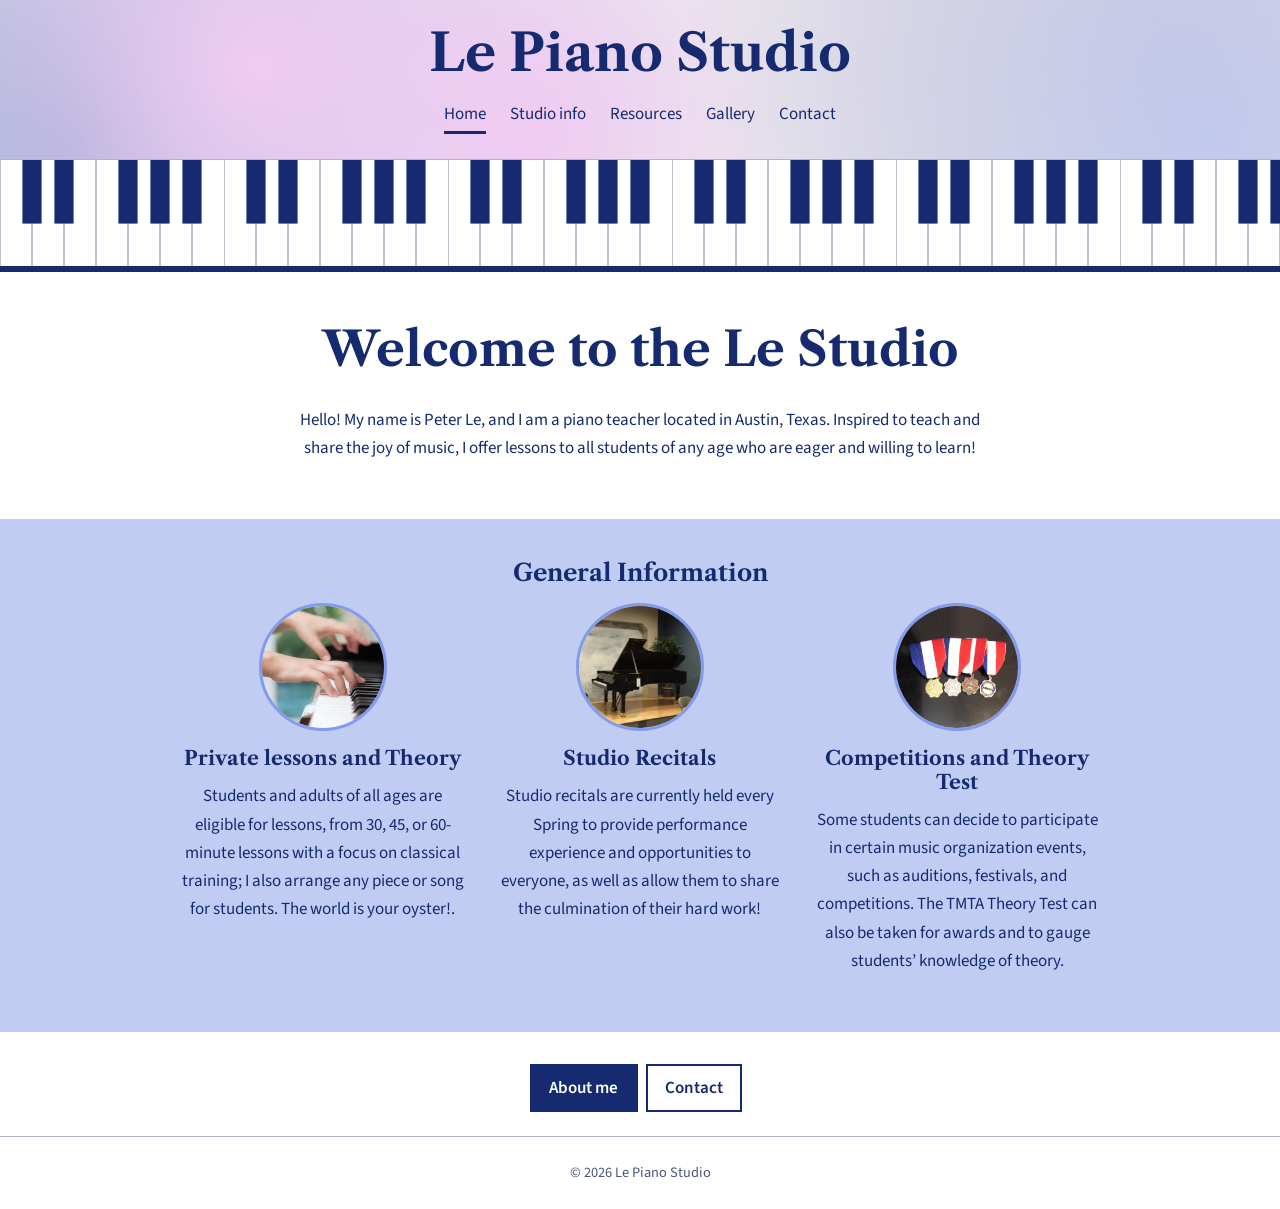
<file: index.html>
<!doctype html>
<html lang="en">
<head>
<meta charset="utf-8">
<meta name="viewport" content="width=device-width,initial-scale=1">
<title>Home | Le Piano Studio</title>
<link rel="preconnect" href="https://fonts.googleapis.com">
<link rel="preconnect" href="https://fonts.gstatic.com" crossorigin>
<link href="https://fonts.googleapis.com/css2?family=Libre+Caslon+Text:wght@400;700&family=Source+Sans+3:wght@400;600&display=swap" rel="stylesheet">
<link rel="stylesheet" href="css/styles.css">
</head>
<body>
<div id="site-header"></div>
<div class="keys" aria-hidden="true"></div>
<main>
<section class="hero"><div class="wrap">
<!-- EDIT: change the text between the tags below -->
<h1>Welcome to the Le Studio</h1>
<p>Hello! My name is Peter Le, and I am a piano teacher located in Austin, Texas. Inspired to teach and share the joy of music, I offer lessons to all students of any age who are eager and willing to learn!</p>
</div></section>

<section class="info"><div class="wrap wide">
<h2>General Information</h2>
<div class="info-grid">
<!-- EDIT: to change a circle picture, upload a new square-ish photo to the assets folder and change the file name in its img line. -->
<div>
<div class="circle"><img src="assets/lessons.jpg" alt="Hands playing a piano"></div>
<h3>Private lessons and Theory</h3>
<p>Students and adults of all ages are eligible for lessons, from 30, 45, or 60-minute lessons with a focus on classical training; I also arrange any piece or song for students. The world is your oyster!.</p>
</div>
<div>
<div class="circle"><img src="assets/recitals.jpg" alt="Grand piano on a recital stage"></div>
<h3>Studio Recitals</h3>
<p>Studio recitals are currently held every Spring to provide performance experience and opportunities to everyone, as well as allow them to share the culmination of their hard work!</p>
</div>
<div>
<div class="circle"><img src="assets/competitions.jpg" alt="Award medals on ribbons"></div>
<h3>Competitions and Theory Test</h3>
<p>Some students can decide to participate in certain music organization events, such as auditions, festivals, and competitions. The TMTA Theory Test can also be taken for awards and to gauge students’ knowledge of theory.</p>
</div>
</div>
</div></section>

<section class="cta"><div class="wrap">
<a class="btn" href="biography.html">About me</a><a class="btn alt" href="contact.html">Contact</a>
</div></section>
</main>
<div id="site-footer"></div>
<script src="js/site.js"></script>
</body>
</html>
</file>
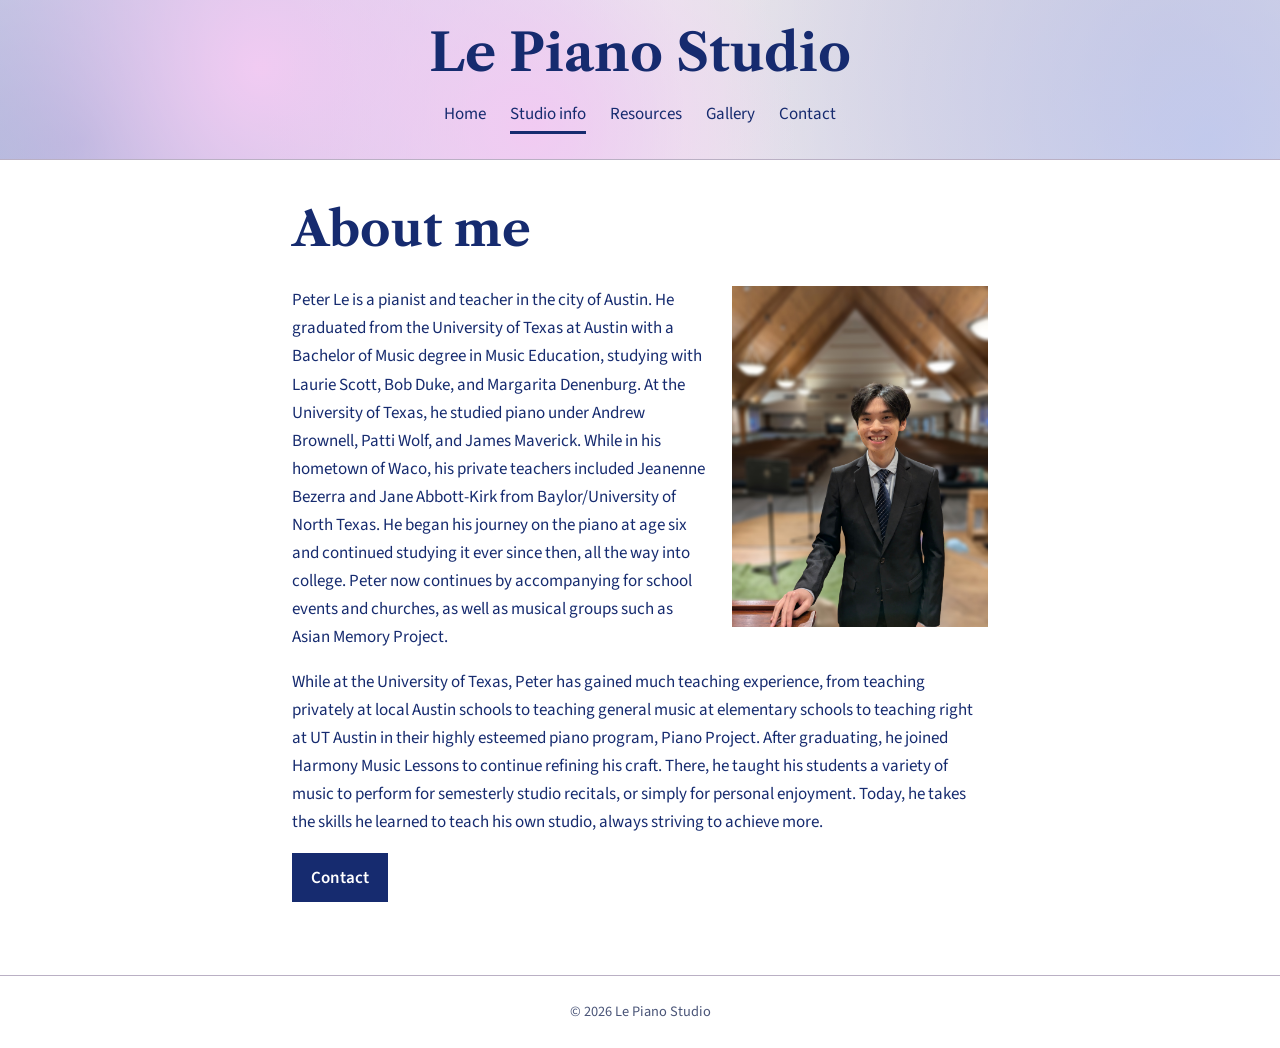
<file: biography.html>
<!doctype html>
<html lang="en">
<head>
<meta charset="utf-8">
<meta name="viewport" content="width=device-width,initial-scale=1">
<title>Biography | Le Piano Studio</title>
<link rel="preconnect" href="https://fonts.googleapis.com">
<link rel="preconnect" href="https://fonts.gstatic.com" crossorigin>
<link href="https://fonts.googleapis.com/css2?family=Libre+Caslon+Text:wght@400;700&family=Source+Sans+3:wght@400;600&display=swap" rel="stylesheet">
<link rel="stylesheet" href="css/styles.css">
</head>
<body>
<div id="site-header"></div>
<main><div class="wrap">
<!-- EDIT: change the words between the tags. A new paragraph needs its own <p> ... </p> -->
<h1>About me</h1>
<img class="portrait" src="assets/PXL_20260418_220444146%281%29.jpg" alt="Peter Le at the piano">
<p>Peter Le is a pianist and teacher in the city of Austin. He graduated from the University of Texas at Austin with a Bachelor of Music degree in Music Education, studying with Laurie Scott, Bob Duke, and Margarita Denenburg. At the University of Texas, he studied piano under Andrew Brownell, Patti Wolf, and James Maverick. While in his hometown of Waco, his private teachers included Jeanenne Bezerra and Jane Abbott-Kirk from Baylor/University of North Texas. He began his journey on the piano at age six and continued studying it ever since then, all the way into college. Peter now continues by accompanying for school events and churches, as well as musical groups such as Asian Memory Project.</p>
<p>While at the University of Texas, Peter has gained much teaching experience, from teaching privately at local Austin schools to teaching general music at elementary schools to teaching right at UT Austin in their highly esteemed piano program, Piano Project. After graduating, he joined Harmony Music Lessons to continue refining his craft. There, he taught his students a variety of music to perform for semesterly studio recitals, or simply for personal enjoyment. Today, he takes the skills he learned to teach his own studio, always striving to achieve more.</p>
<p><a class="btn" href="contact.html">Contact</a></p>
</div></main>
<div id="site-footer"></div>
<script src="js/site.js"></script>
</body>
</html>
</file>
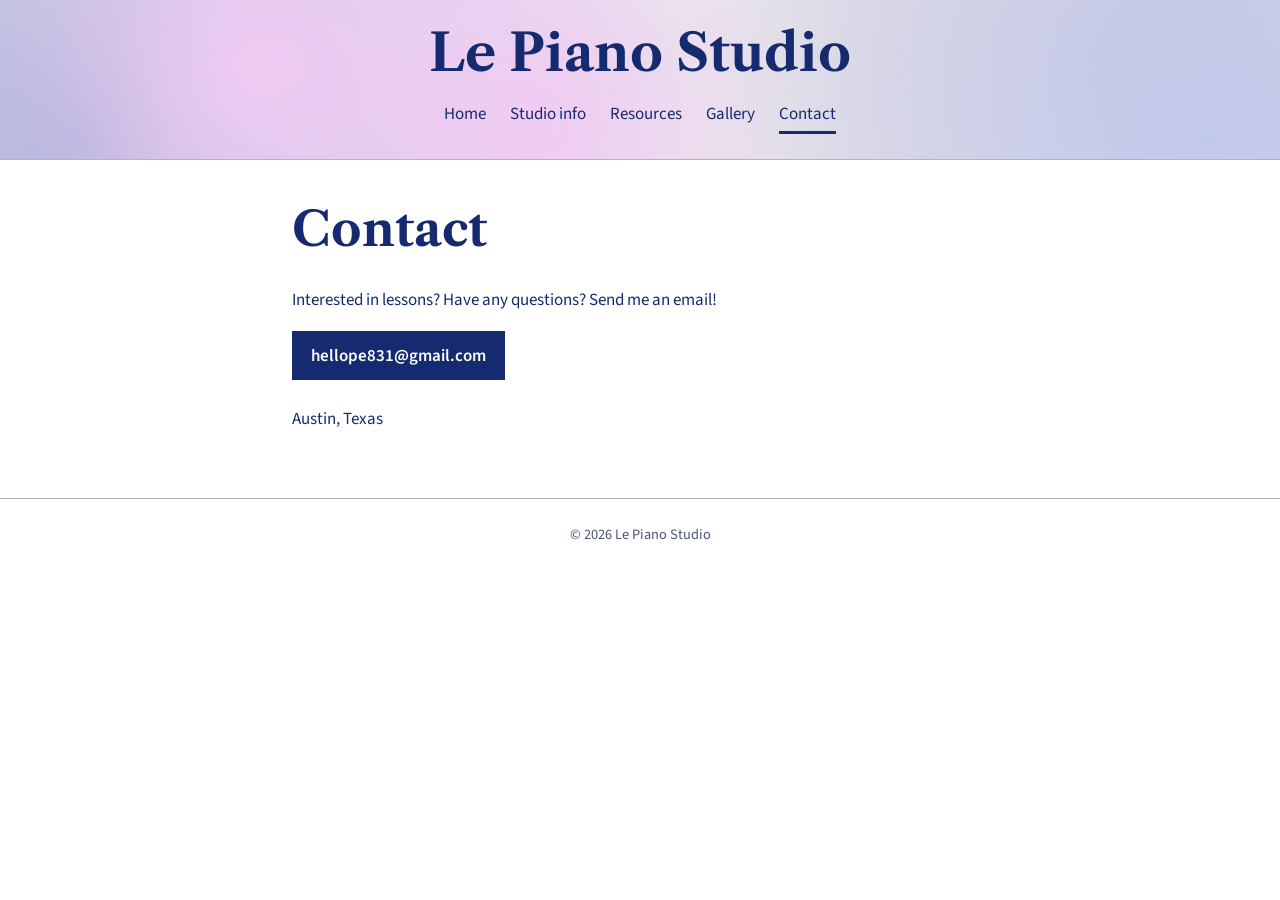
<file: contact.html>
<!doctype html>
<html lang="en">
<head>
<meta charset="utf-8">
<meta name="viewport" content="width=device-width,initial-scale=1">
<title>Contact | Le Piano Studio</title>
<link rel="preconnect" href="https://fonts.googleapis.com">
<link rel="preconnect" href="https://fonts.gstatic.com" crossorigin>
<link href="https://fonts.googleapis.com/css2?family=Libre+Caslon+Text:wght@400;700&family=Source+Sans+3:wght@400;600&display=swap" rel="stylesheet">
<link rel="stylesheet" href="css/styles.css">
</head>
<body>
<div id="site-header"></div>
<main><div class="wrap">
<h1>Contact</h1>
<p>Interested in lessons? Have any questions? Send me an email!</p>
<!-- EDIT: replace your-email@example.com in both places -->
<p><a class="btn" href="mailto:hellope831@gmail.com">hellope831@gmail.com</a></p>
<p>Austin, Texas</p>
</div></main>
<div id="site-footer"></div>
<script src="js/site.js"></script>
</body>
</html>
</file>
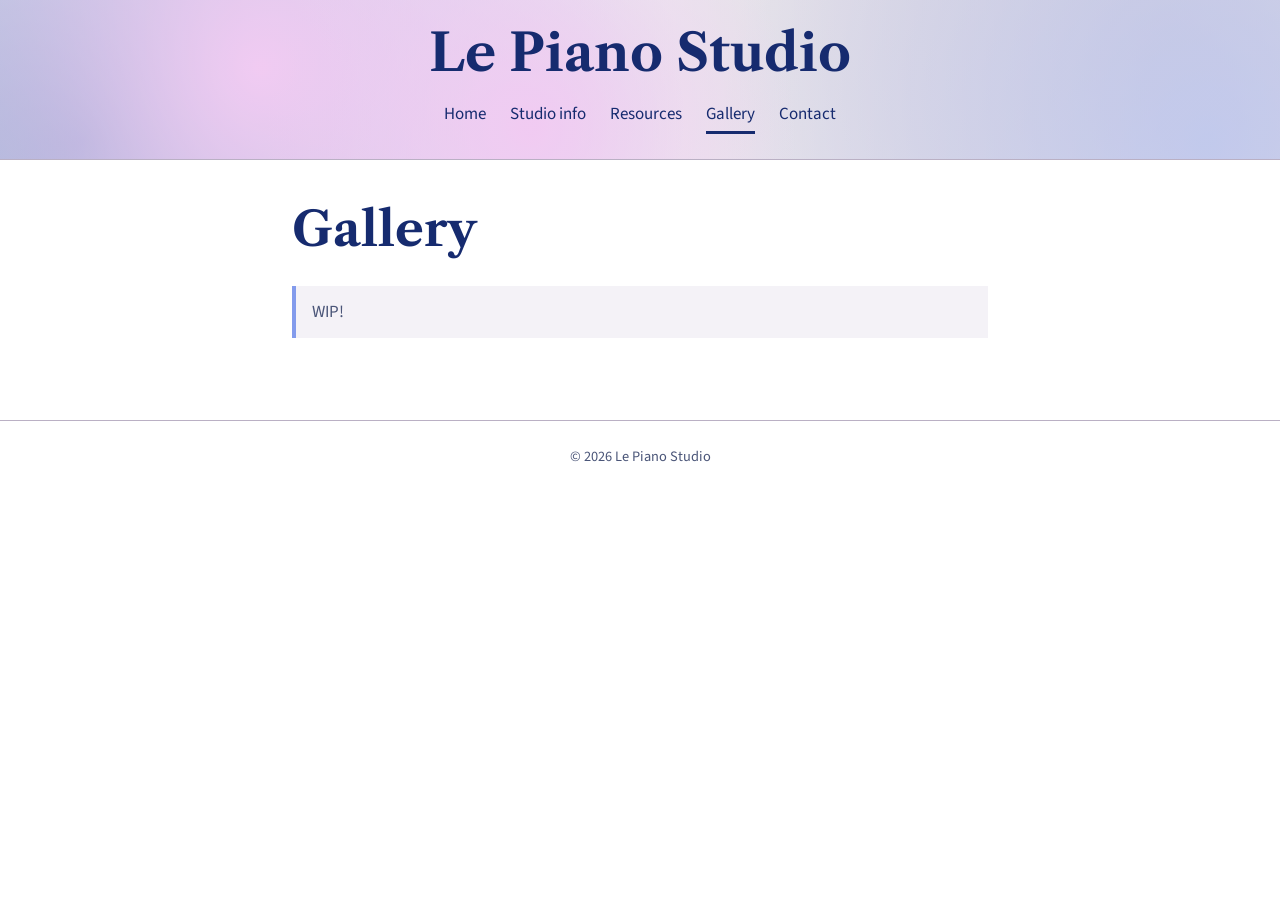
<file: gallery.html>
<!doctype html>
<html lang="en">
<head>
<meta charset="utf-8">
<meta name="viewport" content="width=device-width,initial-scale=1">
<title>Gallery | Le Piano Studio</title>
<link rel="preconnect" href="https://fonts.googleapis.com">
<link rel="preconnect" href="https://fonts.gstatic.com" crossorigin>
<link href="https://fonts.googleapis.com/css2?family=Libre+Caslon+Text:wght@400;700&family=Source+Sans+3:wght@400;600&display=swap" rel="stylesheet">
<link rel="stylesheet" href="css/styles.css">
</head>
<body>
<div id="site-header"></div>
<main><div class="wrap">
<h1>Gallery</h1>
<p class="todo">WIP!</p>
<ul class="grid">
  <!-- To add a photo: upload it to the assets folder in your repo, then copy one whole li line below and change the file name and the description (alt text). -->
<!-- <li><img src="assets/photo1.jpg" alt="Describe the photo"></li> -->
<!-- <li><img src="assets/photo2.jpg" alt="Describe the photo"></li> -->
</ul>
</div></main>
<div id="site-footer"></div>
<script src="js/site.js"></script>
</body>
</html>
</file>
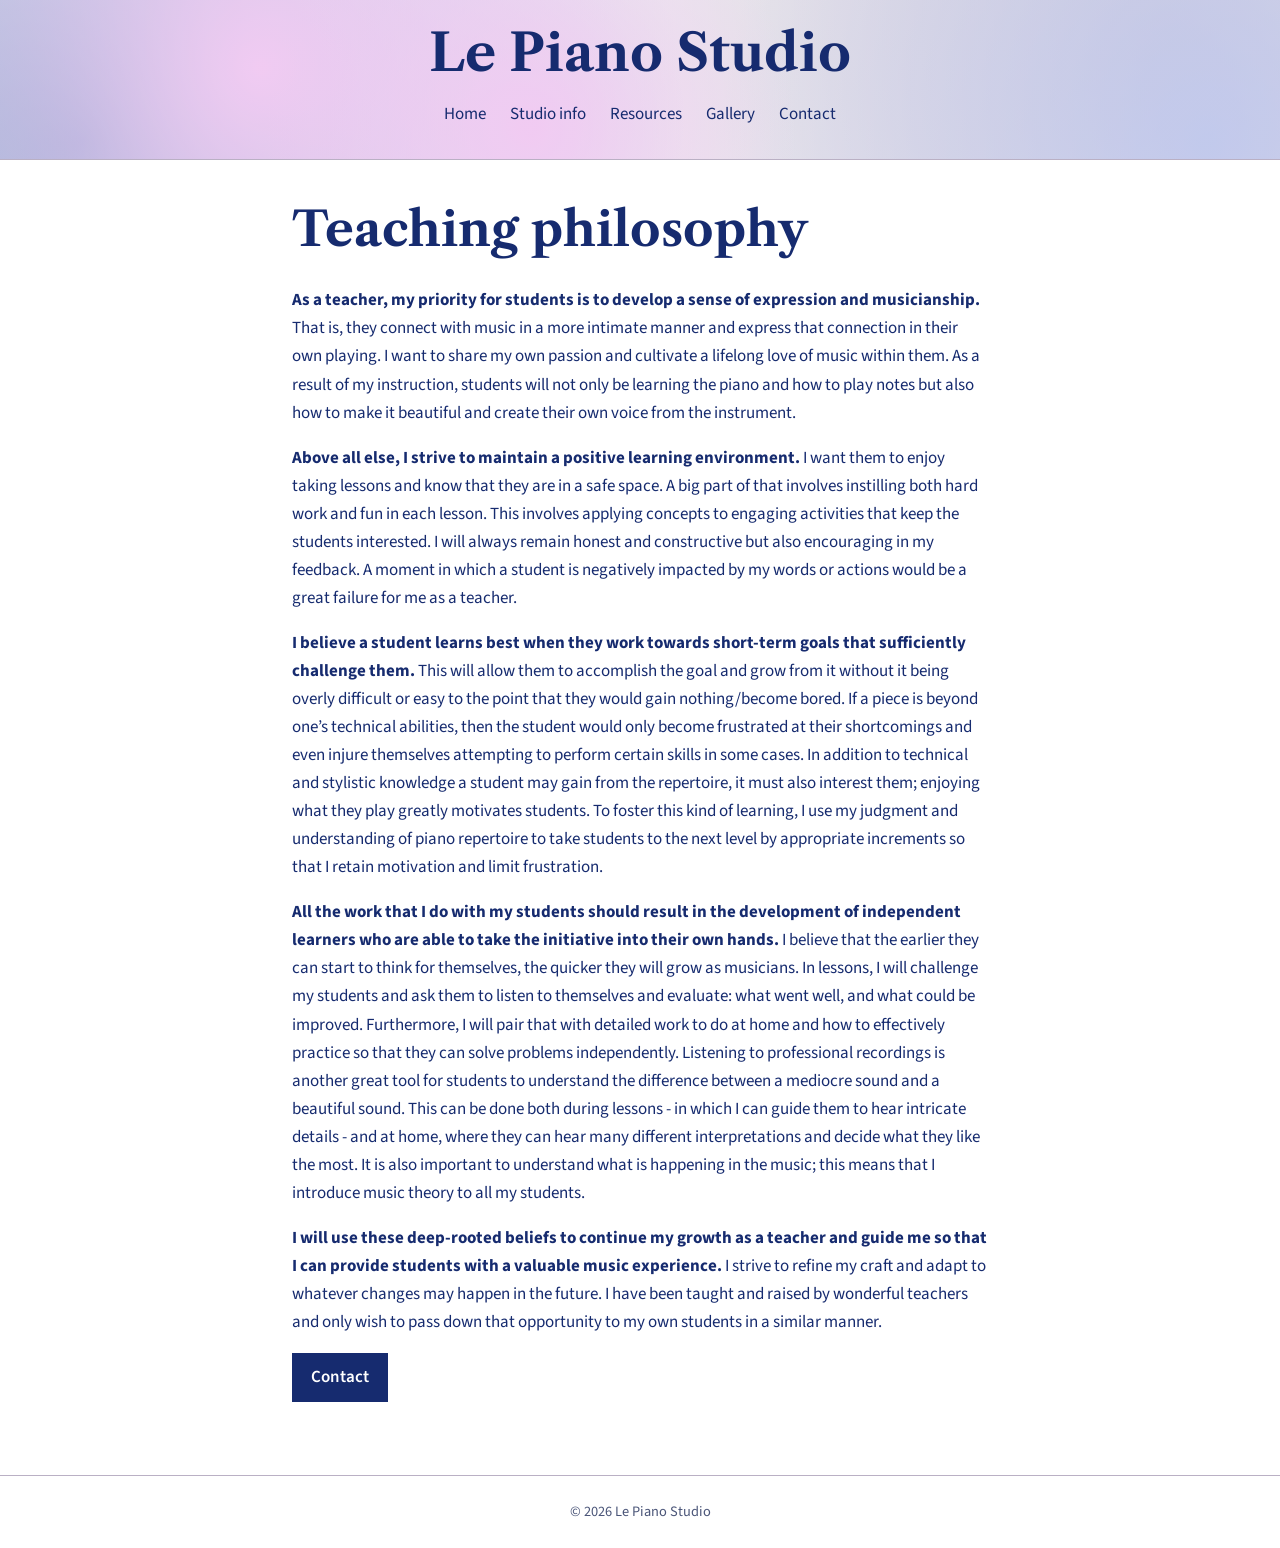
<file: philosophy.html>
<!doctype html>
<html lang="en">
<head>
<meta charset="utf-8">
<meta name="viewport" content="width=device-width,initial-scale=1">
<title>Teaching philosophy | Le Piano Studio</title>
<link rel="preconnect" href="https://fonts.googleapis.com">
<link rel="preconnect" href="https://fonts.gstatic.com" crossorigin>
<link href="https://fonts.googleapis.com/css2?family=Libre+Caslon+Text:wght@400;700&family=Source+Sans+3:wght@400;600&display=swap" rel="stylesheet">
<link rel="stylesheet" href="css/styles.css">
</head>
<body>
<div id="site-header"></div>
<main><div class="wrap">
<!-- EDIT: change the words between the tags. A new paragraph needs its own <p> ... </p> -->
<h1>Teaching philosophy</h1>
<p><strong>As a teacher, my priority for students is to develop a sense of expression and musicianship.</strong> That is, they connect with music in a more intimate manner and express that connection in their own playing. I want to share my own passion and cultivate a lifelong love of music within them. As a result of my instruction, students will not only be learning the piano and how to play notes but also how to make it beautiful and create their own voice from the instrument.</p>
<p><strong>Above all else, I strive to maintain a positive learning environment.</strong> I want them to enjoy taking lessons and know that they are in a safe space. A big part of that involves instilling both hard work and fun in each lesson. This involves applying concepts to engaging activities that keep the students interested. I will always remain honest and constructive but also encouraging in my feedback. A moment in which a student is negatively impacted by my words or actions would be a great failure for me as a teacher.</p>
<p><strong>I believe a student learns best when they work towards short-term goals that sufficiently challenge them.</strong> This will allow them to accomplish the goal and grow from it without it being overly difficult or easy to the point that they would gain nothing/become bored. If a piece is beyond one’s technical abilities, then the student would only become frustrated at their shortcomings and even injure themselves attempting to perform certain skills in some cases. In addition to technical and stylistic knowledge a student may gain from the repertoire, it must also interest them; enjoying what they play greatly motivates students. To foster this kind of learning, I use my judgment and understanding of piano repertoire to take students to the next level by appropriate increments so that I retain motivation and limit frustration.</p>
<p><strong>All the work that I do with my students should result in the development of independent learners who are able to take the initiative into their own hands.</strong> I believe that the earlier they can start to think for themselves, the quicker they will grow as musicians. In lessons, I will challenge my students and ask them to listen to themselves and evaluate: what went well, and what could be improved. Furthermore, I will pair that with detailed work to do at home and how to effectively practice so that they can solve problems independently. Listening to professional recordings is another great tool for students to understand the difference between a mediocre sound and a beautiful sound. This can be done both during lessons - in which I can guide them to hear intricate details - and at home, where they can hear many different interpretations and decide what they like the most. It is also important to understand what is happening in the music; this means that I introduce music theory to all my students.</p>
<p><strong>I will use these deep-rooted beliefs to continue my growth as a teacher and guide me so that I can provide students with a valuable music experience.</strong> I strive to refine my craft and adapt to whatever changes may happen in the future. I have been taught and raised by wonderful teachers and only wish to pass down that opportunity to my own students in a similar manner.</p>
<p><a class="btn" href="contact.html">Contact</a></p>
</div></main>
<div id="site-footer"></div>
<script src="js/site.js"></script>
</body>
</html>
</file>
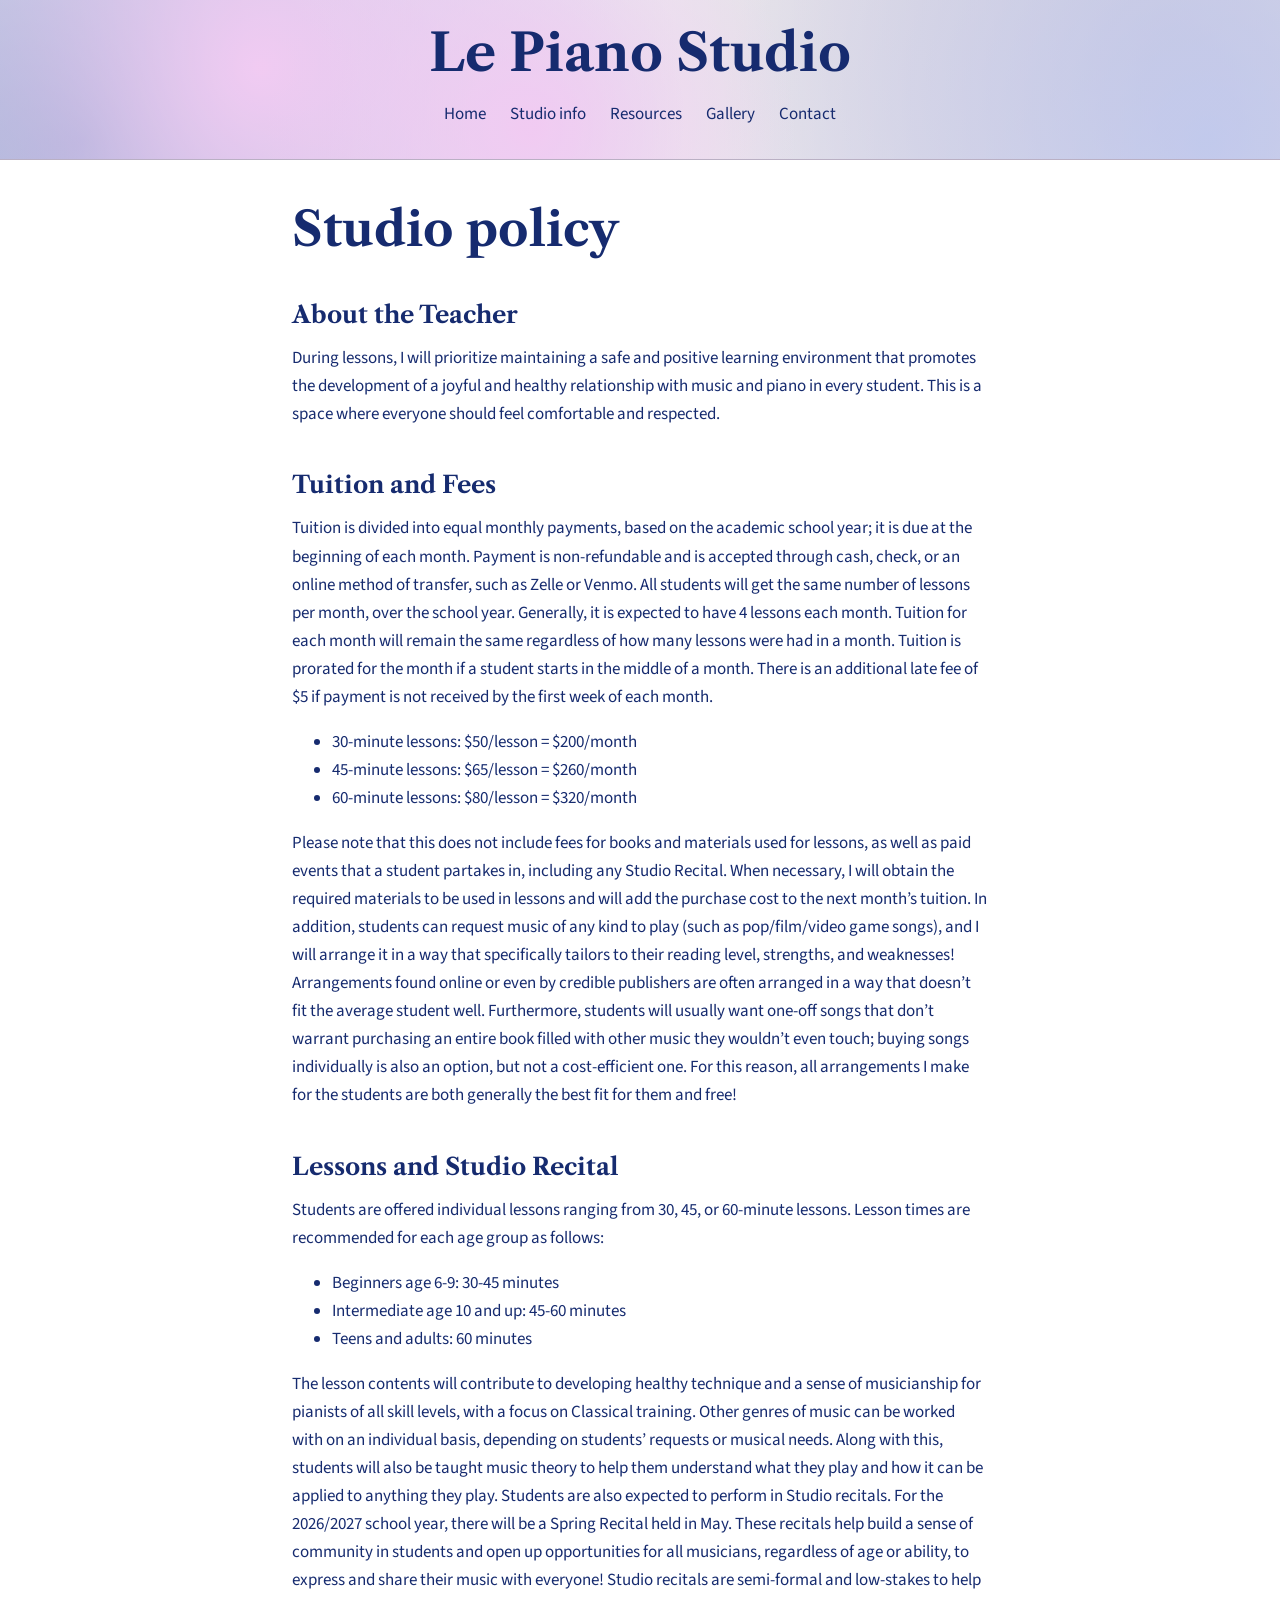
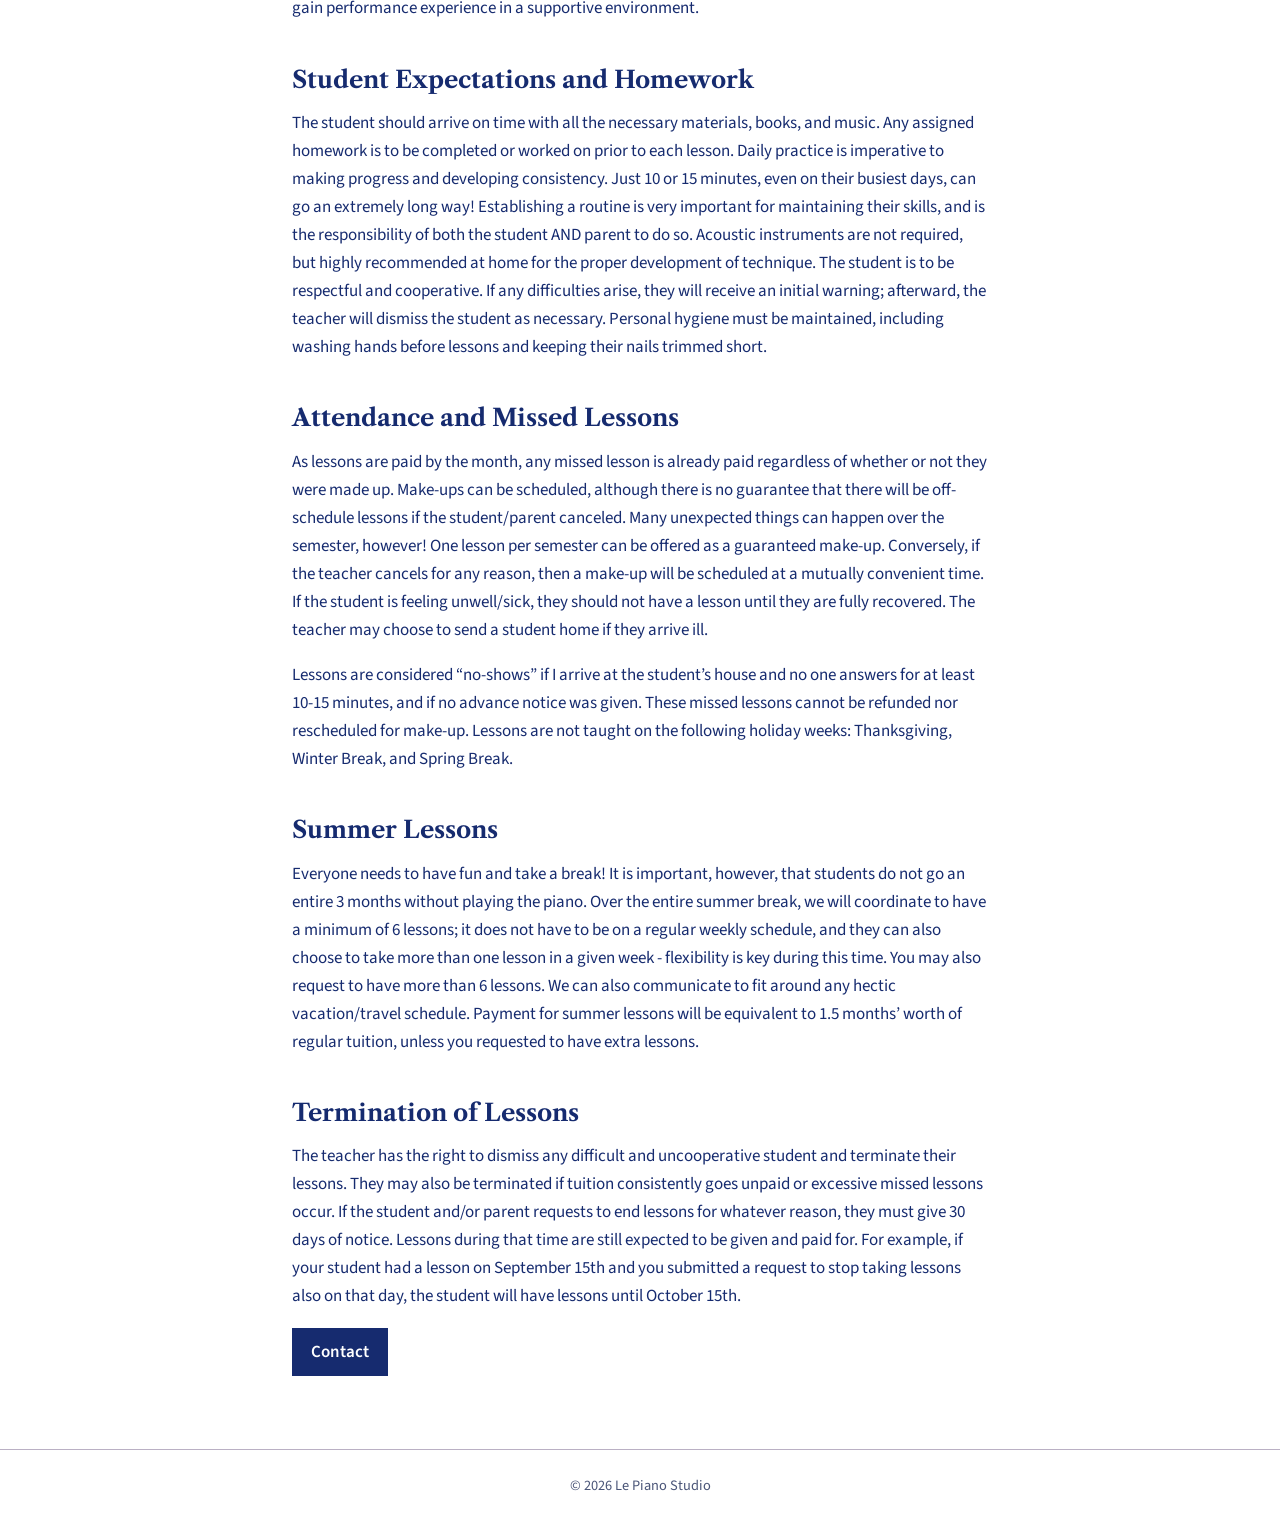
<file: policy.html>
<!doctype html>
<html lang="en">
<head>
<meta charset="utf-8">
<meta name="viewport" content="width=device-width,initial-scale=1">
<title>Studio policy | Le Piano Studio</title>
<link rel="preconnect" href="https://fonts.googleapis.com">
<link rel="preconnect" href="https://fonts.gstatic.com" crossorigin>
<link href="https://fonts.googleapis.com/css2?family=Libre+Caslon+Text:wght@400;700&family=Source+Sans+3:wght@400;600&display=swap" rel="stylesheet">
<link rel="stylesheet" href="css/styles.css">
</head>
<body>
<div id="site-header"></div>
<main><div class="wrap">
<!-- EDIT: each topic is an <h2> heading followed by <p> paragraphs -->
<h1>Studio policy</h1>

<h2>About the Teacher</h2>
<p>During lessons, I will prioritize maintaining a safe and positive learning environment that promotes the development of a joyful and healthy relationship with music and piano in every student. This is a space where everyone should feel comfortable and respected.</p>

<h2>Tuition and Fees</h2>
<p>Tuition is divided into equal monthly payments, based on the academic school year; it is due at the beginning of each month. Payment is non-refundable and is accepted through cash, check, or an online method of transfer, such as Zelle or Venmo. All students will get the same number of lessons per month, over the school year. Generally, it is expected to have 4 lessons each month. Tuition for each month will remain the same regardless of how many lessons were had in a month. Tuition is prorated for the month if a student starts in the middle of a month. There is an additional late fee of $5 if payment is not received by the first week of each month.
</p>
<ul>
<li>30-minute lessons: $50/lesson = $200/month</li>
<li>45-minute lessons: $65/lesson = $260/month</li>
<li>60-minute lessons: $80/lesson = $320/month</li>
</ul>

<p>Please note that this does not include fees for books and materials used for lessons, as well as paid events that a student partakes in, including any Studio Recital. When necessary, I will obtain the required materials to be used in lessons and will add the purchase cost to the next month’s tuition. In addition, students can request music of any kind to play (such as pop/film/video game songs), and I will arrange it in a way that specifically tailors to their reading level, strengths, and weaknesses! Arrangements found online or even by credible publishers are often arranged in a way that doesn’t fit the average student well. Furthermore, students will usually want one-off songs that don’t warrant purchasing an entire book filled with other music they wouldn’t even touch; buying songs individually is also an option, but not a cost-efficient one. For this reason, all arrangements I make for the students are both generally the best fit for them and free!
</p>

<h2>Lessons and Studio Recital</h2>
<p>Students are offered individual lessons ranging from 30, 45, or 60-minute lessons. Lesson times are recommended for each age group as follows:</p>
<ul>
<li>Beginners age 6-9: 30-45 minutes</li>
<li>Intermediate age 10 and up: 45-60 minutes</li>
<li>Teens and adults: 60 minutes</li>
</ul>
<p>The lesson contents will contribute to developing healthy technique and a sense of musicianship for pianists of all skill levels, with a focus on Classical training. Other genres of music can be worked with on an individual basis, depending on students’ requests or musical needs. Along with this, students will also be taught music theory to help them understand what they play and how it can be applied to anything they play. Students are also expected to perform in Studio recitals. For the 2026/2027 school year, there will be a Spring Recital held in May. These recitals help build a sense of community in students and open up opportunities for all musicians, regardless of age or ability, to express and share their music with everyone! Studio recitals are semi-formal and low-stakes to help gain performance experience in a supportive environment.
</p>

<h2>Student Expectations and Homework</h2>
<p>The student should arrive on time with all the necessary materials, books, and music. Any assigned homework is to be completed or worked on prior to each lesson. Daily practice is imperative to making progress and developing consistency. Just 10 or 15 minutes, even on their busiest days, can go an extremely long way! Establishing a routine is very important for maintaining their skills, and is the responsibility of both the student AND parent to do so. Acoustic instruments are not required, but highly recommended at home for the proper development of technique. The student is to be respectful and cooperative. If any difficulties arise, they will receive an initial warning; afterward, the teacher will dismiss the student as necessary. Personal hygiene must be maintained, including washing hands before lessons and keeping their nails trimmed short.
</p>

<h2>Attendance and Missed Lessons</h2>
<p>As lessons are paid by the month, any missed lesson is already paid regardless of whether or not they were made up. Make-ups can be scheduled, although there is no guarantee that there will be off-schedule lessons if the student/parent canceled. Many unexpected things can happen over the semester, however! One lesson per semester can be offered as a guaranteed make-up. Conversely, if the teacher cancels for any reason, then a make-up will be scheduled at a mutually convenient time. If the student is feeling unwell/sick, they should not have a lesson until they are fully recovered. The teacher may choose to send a student home if they arrive ill.</p>
<p>Lessons are considered “no-shows” if I arrive at the student’s house and no one answers for at least 10-15 minutes, and if no advance notice was given. These missed lessons cannot be refunded nor rescheduled for make-up. Lessons are not taught on the following holiday weeks: Thanksgiving, Winter Break, and Spring Break.</p>

<h2>Summer Lessons</h2>
<p>Everyone needs to have fun and take a break! It is important, however, that students do not go an entire 3 months without playing the piano. Over the entire summer break, we will coordinate to have a minimum of 6 lessons; it does not have to be on a regular weekly schedule, and they can also choose to take more than one lesson in a given week - flexibility is key during this time. You may also request to have more than 6 lessons. We can also communicate to fit around any hectic vacation/travel schedule. Payment for summer lessons will be equivalent to 1.5 months’ worth of regular tuition, unless you requested to have extra lessons.</p>

<h2>Termination of Lessons</h2>
<p>The teacher has the right to dismiss any difficult and uncooperative student and terminate their lessons. They may also be terminated if tuition consistently goes unpaid or excessive missed lessons occur. If the student and/or parent requests to end lessons for whatever reason, they must give 30 days of notice. Lessons during that time are still expected to be given and paid for. For example, if your student had a lesson on September 15th and you submitted a request to stop taking lessons also on that day, the student will have lessons until October 15th.</p>

<p><a class="btn" href="contact.html">Contact</a></p>
</div></main>
<div id="site-footer"></div>
<script src="js/site.js"></script>
</body>
</html>
</file>
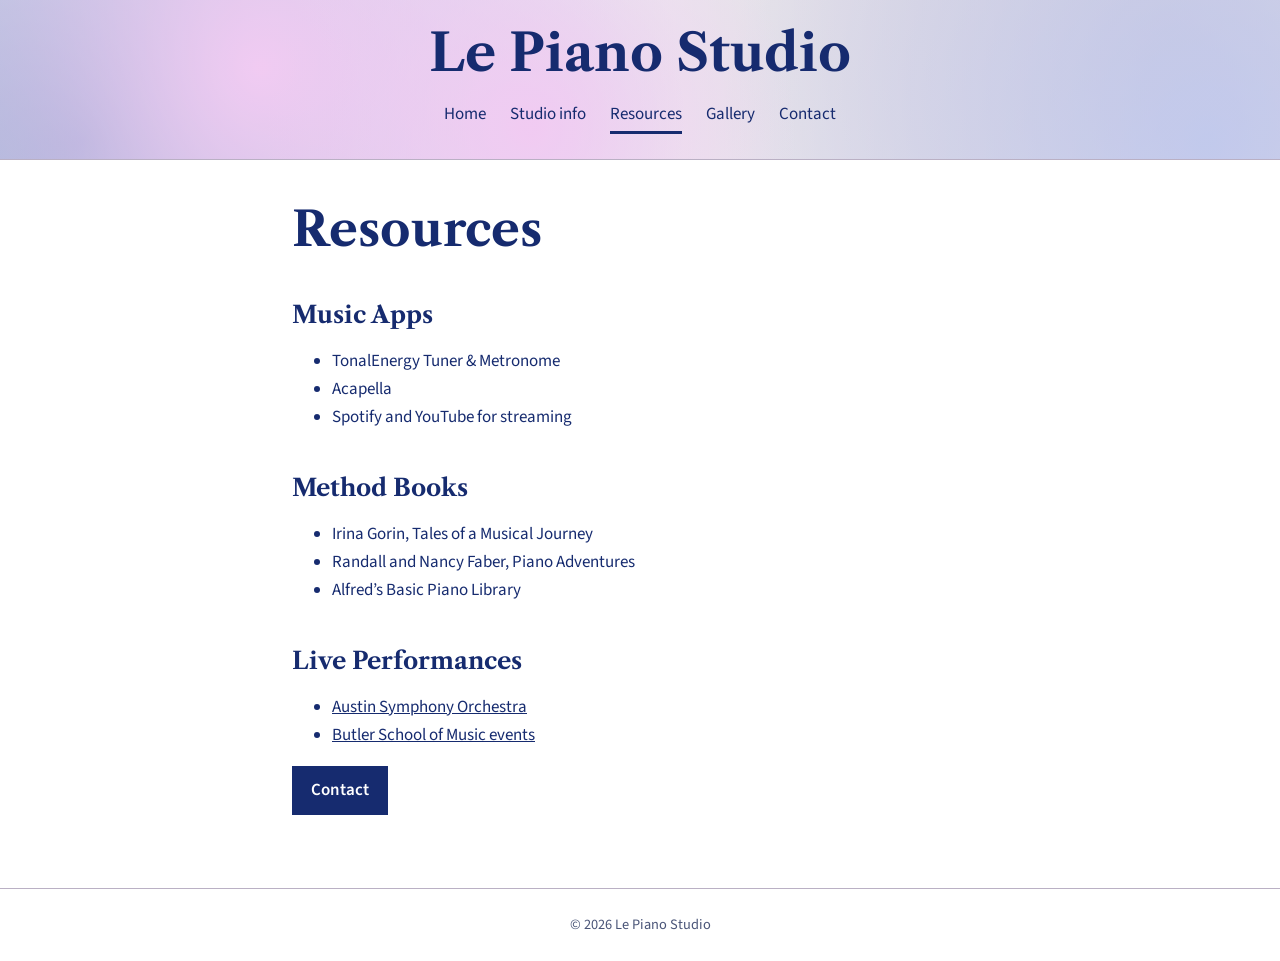
<file: resources.html>
<!doctype html>
<html lang="en">
<head>
<meta charset="utf-8">
<meta name="viewport" content="width=device-width,initial-scale=1">
<title>Resources | Le Piano Studio</title>
<link rel="preconnect" href="https://fonts.googleapis.com">
<link rel="preconnect" href="https://fonts.gstatic.com" crossorigin>
<link href="https://fonts.googleapis.com/css2?family=Libre+Caslon+Text:wght@400;700&family=Source+Sans+3:wght@400;600&display=swap" rel="stylesheet">
<link rel="stylesheet" href="css/styles.css">
</head>
<body>
<div id="site-header"></div>
<main><div class="wrap">
<!-- EDIT: to add an item, copy one whole <li> line and change the words.
     For a link, write: <li><a href="https://address">Link text</a></li> -->
<h1>Resources</h1>

<h2>Music Apps</h2>
<ul>
<li>TonalEnergy Tuner &amp; Metronome</li>
<li>Acapella</li>
<li>Spotify and YouTube for streaming</li>
</ul>

<h2>Method Books</h2>
<ul>
<li>Irina Gorin, Tales of a Musical Journey</li>
<li>Randall and Nancy Faber, Piano Adventures</li>
<li>Alfred’s Basic Piano Library</li>
</ul>

<h2>Live Performances</h2>
<ul>
<li><a href="https://my.austinsymphony.org/events/">Austin Symphony Orchestra</a></li>
<li><a href="https://music.utexas.edu/events">Butler School of Music events</a></li>
</ul>

<p><a class="btn" href="contact.html">Contact</a></p>
</div></main>
<div id="site-footer"></div>
<script src="js/site.js"></script>
</body>
</html>
</file>
<file: css/styles.css>
@import url('https://fonts.googleapis.com/css2?family=Libre+Caslon+Text:wght@400;700&family=Source+Sans+3:wght@400;600&display=swap');
/* THEME COLORS: change a color here and it changes everywhere */
:root{
  --navy:#162B6F; --blue:#5570B4; --pink:#E8A8EA; --periwinkle:#839BEC; --lavender:#BAB0C4;
  --ink:var(--navy); --paper:#fff; --wash:#f4f2f7; --line:var(--lavender); --muted:#4a5578; --accent:var(--navy);
  --serif:'Libre Caslon Text',Georgia,serif; --sans:'Source Sans 3','Segoe UI',Arial,sans-serif;
}
*{box-sizing:border-box}
body{margin:0;font:1.0625rem/1.65 var(--sans);color:var(--ink);background:var(--paper)}
h1,h2,h3{font-family:var(--serif);font-weight:700;line-height:1.2;margin:0 0 .6em}
h1{font-size:clamp(2rem,5vw,3rem)}h2{font-size:1.5rem;margin-top:1.8em}
p{margin:0 0 1em}a{color:var(--accent)}a:focus-visible,button:focus-visible{outline:3px solid var(--blue);outline-offset:2px}
.wrap{max-width:46rem;margin:0 auto;padding:0 1.25rem}.wide{max-width:60rem}

/* Header: big gradient bar, name centered, links underneath */
#site-header{background:linear-gradient(rgba(255,255,255,.4),rgba(255,255,255,.4)),radial-gradient(circle at 41.41666730244955% 80.16667048136394%, #E8A8EA 0%, 17.5%, rgba(232,168,234,0) 35%), radial-gradient(circle at 20.416666666666668% 42.833334604899086%, #E8A8EA 0%, 17.5%, rgba(232,168,234,0) 35%), radial-gradient(circle at 94.35384114583333% 89.61588541666666%, rgba(131,155,236,0.64) 0%, 20%, rgba(131,155,236,0) 40%), radial-gradient(circle at 6.503906249999999% 88.037109375%, rgba(85,112,180,0.99) 0%, 25%, rgba(85,112,180,0) 50%), radial-gradient(circle at 91.25% 18.333333333333332%, #BAB0C4 0%, 42%, rgba(186,176,196,0) 70%), radial-gradient(circle at 48.9013671875% 49.521484375%, #FFFFFF 0%, 100%, rgba(255,255,255,0) 100%);background-color:#fff;min-height:160px;border-bottom:1px solid var(--lavender)}
.site-header{color:var(--navy);text-align:center;min-height:159px;display:flex;align-items:center;justify-content:center}
.header-inner{width:100%;max-width:60rem;margin:0 auto;padding:1rem 1.25rem;display:flex;flex-direction:column;align-items:center;gap:.75rem}
.brand{font:700 clamp(2rem,6vw,3.25rem)/1.1 var(--serif);color:var(--navy);text-decoration:none}
.nav{display:flex;flex-wrap:wrap;justify-content:center;gap:.25rem 1.5rem;list-style:none;margin:0;padding:0}
.nav a{color:var(--navy);text-decoration:none;padding:.35rem 0;display:inline-block}
.nav a:hover,.nav a[aria-current=page]{box-shadow:inset 0 -3px var(--navy)}
.has-sub{position:relative}
.sub{list-style:none;margin:0;padding:.4rem 0;position:absolute;left:50%;transform:translateX(-50%);top:100%;min-width:12rem;background:#fff;border:1px solid var(--periwinkle);display:none;z-index:5}
.has-sub:hover .sub,.has-sub:focus-within .sub{display:block}
.sub a{padding:.4rem .75rem;display:block}
@media(max-width:40rem){.sub{position:static;transform:none;display:block;border:0;padding:0}}

.keys{height:7rem;background:url("data:image/svg+xml,%3Csvg xmlns='http://www.w3.org/2000/svg' width='140' height='100' preserveAspectRatio='none' viewBox='0 0 140 100'%3E%3Crect width='140' height='100' fill='%23fff'/%3E%3Cg stroke='%23BAB0C4' stroke-width='1'%3E%3Cpath d='M0 0V100M20 0V100M40 0V100M60 0V100M80 0V100M100 0V100M120 0V100'/%3E%3C/g%3E%3Cg fill='%23162B6F'%3E%3Crect x='14' width='12' height='60'/%3E%3Crect x='34' width='12' height='60'/%3E%3Crect x='74' width='12' height='60'/%3E%3Crect x='94' width='12' height='60'/%3E%3Crect x='114' width='12' height='60'/%3E%3C/g%3E%3C/svg%3E") repeat-x left top/14rem 100%;border-bottom:.4rem solid var(--navy)}
.hero{padding:3rem 0 2.5rem;text-align:center}
.btn{display:inline-block;background:var(--navy);color:#fff;text-decoration:none;padding:.65rem 1.2rem;margin:0 .5rem .5rem 0;font-weight:600}
.btn:hover{background:var(--blue)}
.btn.alt{background:none;color:var(--navy);box-shadow:inset 0 0 0 2px var(--navy)}
.btn.alt:hover{background:var(--wash)}
main .wrap{padding-top:2.5rem;padding-bottom:3rem}
.hero .wrap{padding-top:0;padding-bottom:0}
.todo{background:var(--wash);border-left:4px solid var(--periwinkle);padding:.75rem 1rem;color:var(--muted)}
.grid{display:grid;grid-template-columns:repeat(auto-fill,minmax(14rem,1fr));gap:1rem;padding:0;list-style:none}
.grid img{width:100%;height:auto;display:block}
.portrait{float:right;width:min(16rem,45%);height:auto;margin:0 0 1rem 1.5rem}
@media(max-width:40rem){.portrait{float:none;display:block;width:100%;max-width:20rem;margin:0 0 1rem}}

/* Home: General Information section */
.info{background:#c0ccf2;padding:2.5rem 0}
main .info .wrap{padding-top:0;padding-bottom:0}
.info h2{text-align:center;margin-top:0}
.info-grid{display:grid;grid-template-columns:repeat(auto-fit,minmax(14rem,1fr));gap:2rem;text-align:center}
.circle{width:8rem;height:8rem;border-radius:50%;overflow:hidden;background:var(--paper);border:3px solid var(--periwinkle);margin:0 auto 1rem}
.circle img{width:100%;height:100%;object-fit:cover;display:block}
.cta{text-align:center;padding:2rem 0 1rem}
main .cta .wrap{padding-top:0;padding-bottom:0}

.site-footer{border-top:1px solid var(--line);padding:1.5rem 0;color:var(--muted);font-size:.9rem;text-align:center}

/* Page fade: content slides up and fades in on load; fades out when you click a link */
@keyframes fadein{from{opacity:0;transform:translateY(24px)}to{opacity:1;transform:none}}
main,.keys{animation:fadein .55s cubic-bezier(.22,.61,.36,1) both}
.leaving main,.leaving .keys{opacity:0;transform:translateY(-8px);transition:opacity .2s ease-in,transform .2s ease-in}
@media(prefers-reduced-motion:reduce){main,.keys{animation:none}}
</file>
